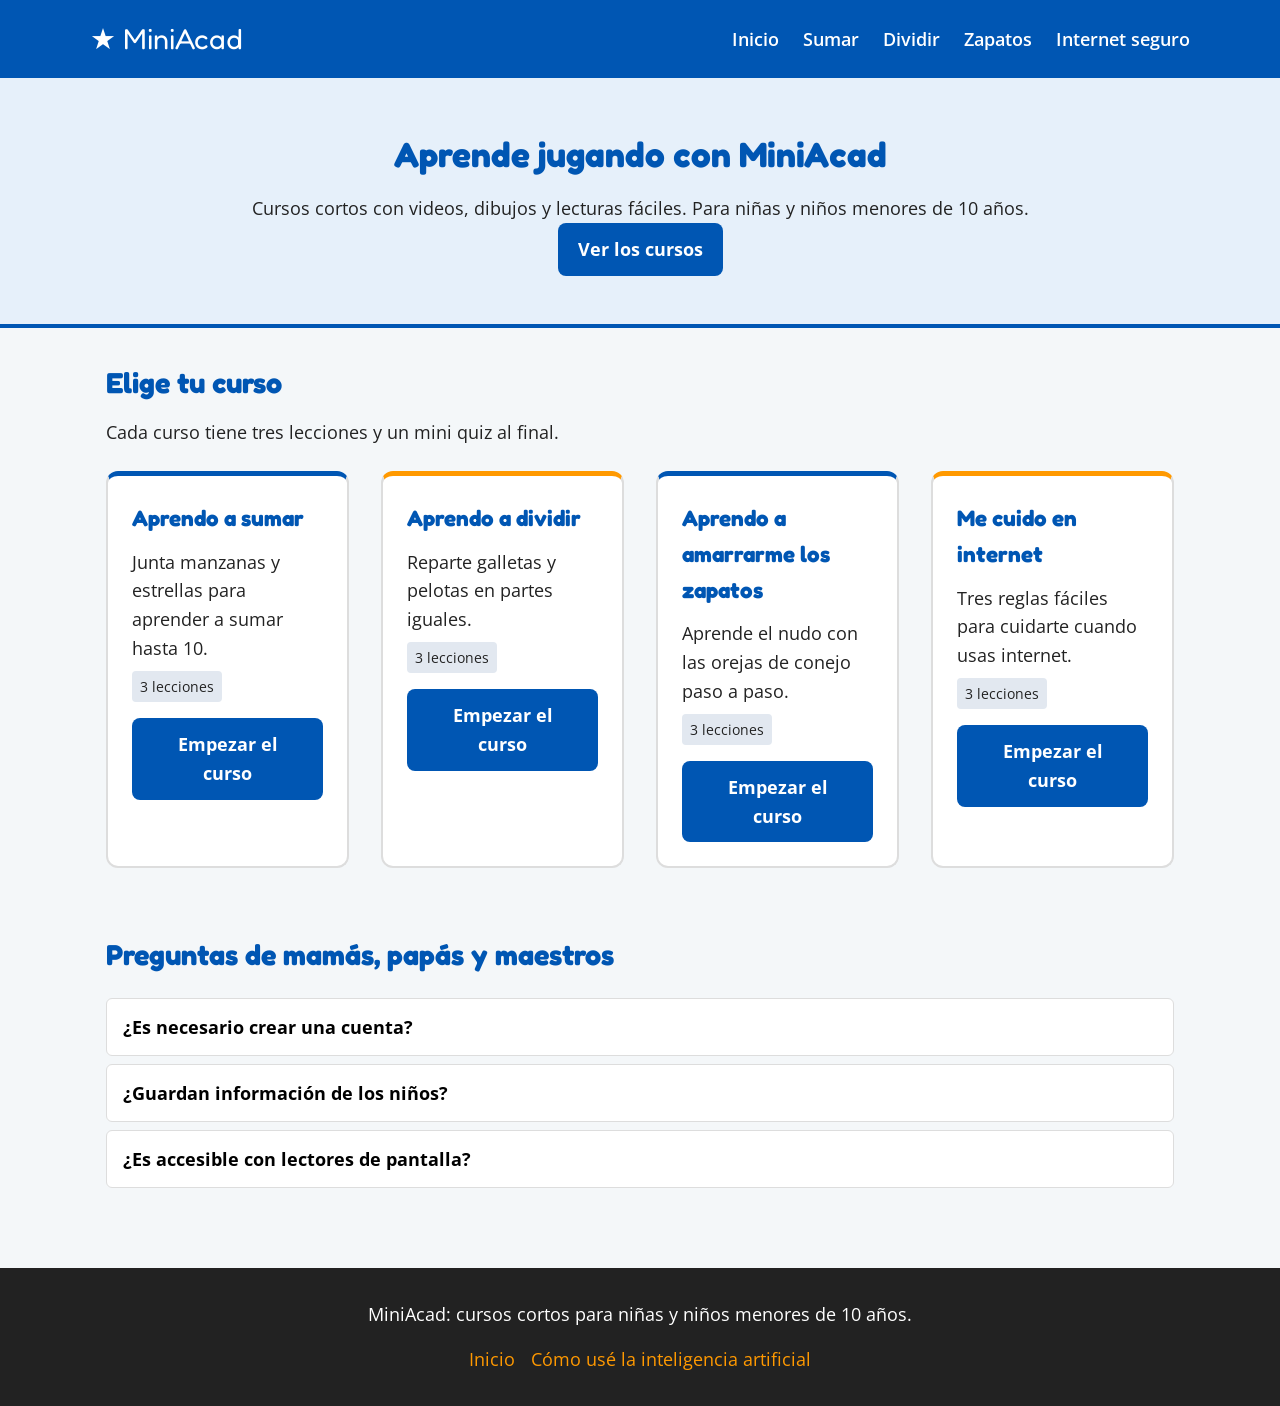
<file: index.html>
<!DOCTYPE html>
<html lang="es">
<head>
  <meta charset="UTF-8">
  <meta name="viewport" content="width=device-width, initial-scale=1.0">
  <title>MiniAcad - Cursos cortos para niños</title>
  <link rel="preconnect" href="https://fonts.googleapis.com">
  <link rel="preconnect" href="https://fonts.gstatic.com" crossorigin>
  <link href="https://fonts.googleapis.com/css2?family=Fredoka:wght@400;600&family=Open+Sans:wght@400;600&display=swap" rel="stylesheet">
  <link rel="stylesheet" href="css/estilos.css">
  <link rel="stylesheet" href="css/responsivo.css">
</head>
<body>

  <a href="#contenido" class="skip-link">Saltar al contenido principal</a>

  <header class="main-header">
    <div class="header-container">
      <a href="index.html" class="logo">
        <span aria-hidden="true">★</span> MiniAcad
      </a>
      <nav aria-label="Principal">
        <ul class="nav-links">
          <li><a href="index.html" aria-current="page">Inicio</a></li>
          <li><a href="cursos/sumar.html">Sumar</a></li>
          <li><a href="cursos/dividir.html">Dividir</a></li>
          <li><a href="cursos/zapatos.html">Zapatos</a></li>
          <li><a href="cursos/internet-seguro.html">Internet seguro</a></li>
        </ul>
      </nav>
    </div>
  </header>

  <main id="contenido">
    <section class="hero-section">
      <div class="hero-content">
        <h1>Aprende jugando con MiniAcad</h1>
        <p>Cursos cortos con videos, dibujos y lecturas fáciles. Para niñas y niños menores de 10 años.</p>
        <a href="#catalogo" class="btn-primary">Ver los cursos</a>
      </div>
    </section>

    <section id="catalogo" class="catalog-section">
      <div class="container">
        <h2>Elige tu curso</h2>
        <p class="section-desc">Cada curso tiene tres lecciones y un mini quiz al final.</p>
        
        <div class="courses-grid">
          <article class="course-card">
            <div class="card-body">
              <h3>Aprendo a sumar</h3>
              <p>Junta manzanas y estrellas para aprender a sumar hasta 10.</p>
              <span class="badge">3 lecciones</span>
              <a href="cursos/sumar.html" class="btn-card">Empezar el curso</a>
            </div>
          </article>

          <article class="course-card">
            <div class="card-body">
              <h3>Aprendo a dividir</h3>
              <p>Reparte galletas y pelotas en partes iguales.</p>
              <span class="badge">3 lecciones</span>
              <a href="cursos/dividir.html" class="btn-card">Empezar el curso</a>
            </div>
          </article>

          <article class="course-card">
            <div class="card-body">
              <h3>Aprendo a amarrarme los zapatos</h3>
              <p>Aprende el nudo con las orejas de conejo paso a paso.</p>
              <span class="badge">3 lecciones</span>
              <a href="cursos/zapatos.html" class="btn-card">Empezar el curso</a>
            </div>
          </article>

          <article class="course-card">
            <div class="card-body">
              <h3>Me cuido en internet</h3>
              <p>Tres reglas fáciles para cuidarte cuando usas internet.</p>
              <span class="badge">3 lecciones</span>
              <a href="cursos/internet-seguro.html" class="btn-card">Empezar el curso</a>
            </div>
          </article>
        </div>
      </div>
    </section>

    <section class="faq-section">
      <div class="container">
        <h2>Preguntas de mamás, papás y maestros</h2>
        <div class="accordion">
          <button class="accordion-trigger" aria-expanded="false" aria-controls="faq1">
            ¿Es necesario crear una cuenta?
          </button>
          <div id="faq1" class="accordion-panel" hidden>
            <p>No. MiniAcad no pide registro ni inicio de sesión.</p>
          </div>

          <button class="accordion-trigger" aria-expanded="false" aria-controls="faq2">
            ¿Guardan información de los niños?
          </button>
          <div id="faq2" class="accordion-panel" hidden>
            <p>No. El sitio no guarda datos. Cada visita empieza desde cero.</p>
          </div>

          <button class="accordion-trigger" aria-expanded="false" aria-controls="faq3">
            ¿Es accesible con lectores de pantalla?
          </button>
          <div id="faq3" class="accordion-panel" hidden>
            <p>Sí. El sitio está hecho para usarse con NVDA, JAWS, VoiceOver y TalkBack, y también solo con el teclado. Use la tecla Tab para moverse y Enter para abrir enlaces y botones.</p>
          </div>
        </div>
      </div>
    </section>
  </main>

  <footer class="main-footer">
    <div class="footer-container">
      <p>MiniAcad: cursos cortos para niñas y niños menores de 10 años.</p>
      <nav aria-label="Pie de página">
        <ul class="footer-links">
          <li><a href="index.html">Inicio</a></li>
          <li><a href="IA.html">Cómo usé la inteligencia artificial</a></li>
        </ul>
      </nav>
    </div>
  </footer>

  <script src="js/script.js"></script>
</body>
</html>
</file>
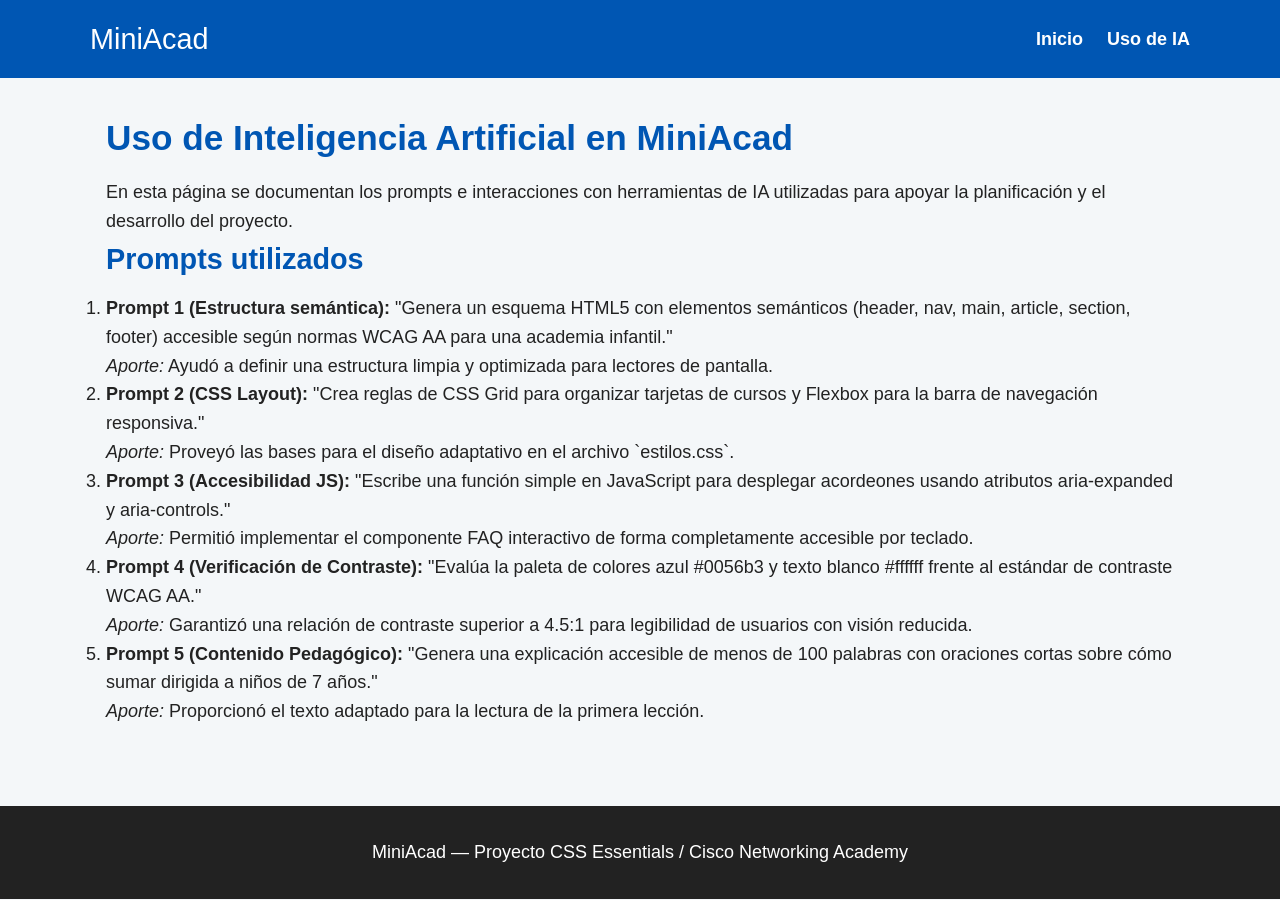
<file: IA.html>
<!DOCTYPE html>
<html lang="es">
<head>
  <meta charset="UTF-8">
  <meta name="viewport" content="width=device-width, initial-scale=1.0">
  <title>Uso de Inteligencia Artificial - MiniAcad</title>
  <link rel="stylesheet" href="css/estilos.css">
  <link rel="stylesheet" href="css/responsivo.css">
</head>
<body>

  <a href="#contenido" class="skip-link">Saltar al contenido principal</a>

  <header class="main-header">
    <div class="header-container">
      <a href="index.html" class="logo">MiniAcad</a>
      <nav aria-label="Principal">
        <ul class="nav-links">
          <li><a href="index.html">Inicio</a></li>
          <li><a href="IA.html" aria-current="page">Uso de IA</a></li>
        </ul>
      </nav>
    </div>
  </header>

  <main id="contenido" class="container">
    <h1>Uso de Inteligencia Artificial en MiniAcad</h1>
    <p>En esta página se documentan los prompts e interacciones con herramientas de IA utilizadas para apoyar la planificación y el desarrollo del proyecto.</p>

    <section class="prompt-section">
      <h2>Prompts utilizados</h2>
      <ol class="prompts-list">
        <li>
          <strong>Prompt 1 (Estructura semántica):</strong> "Genera un esquema HTML5 con elementos semánticos (header, nav, main, article, section, footer) accesible según normas WCAG AA para una academia infantil."
          <p><em>Aporte:</em> Ayudó a definir una estructura limpia y optimizada para lectores de pantalla.</p>
        </li>
        <li>
          <strong>Prompt 2 (CSS Layout):</strong> "Crea reglas de CSS Grid para organizar tarjetas de cursos y Flexbox para la barra de navegación responsiva."
          <p><em>Aporte:</em> Proveyó las bases para el diseño adaptativo en el archivo `estilos.css`.</p>
        </li>
        <li>
          <strong>Prompt 3 (Accesibilidad JS):</strong> "Escribe una función simple en JavaScript para desplegar acordeones usando atributos aria-expanded y aria-controls."
          <p><em>Aporte:</em> Permitió implementar el componente FAQ interactivo de forma completamente accesible por teclado.</p>
        </li>
        <li>
          <strong>Prompt 4 (Verificación de Contraste):</strong> "Evalúa la paleta de colores azul #0056b3 y texto blanco #ffffff frente al estándar de contraste WCAG AA."
          <p><em>Aporte:</em> Garantizó una relación de contraste superior a 4.5:1 para legibilidad de usuarios con visión reducida.</p>
        </li>
        <li>
          <strong>Prompt 5 (Contenido Pedagógico):</strong> "Genera una explicación accesible de menos de 100 palabras con oraciones cortas sobre cómo sumar dirigida a niños de 7 años."
          <p><em>Aporte:</em> Proporcionó el texto adaptado para la lectura de la primera lección.</p>
        </li>
      </ol>
    </section>
  </main>

  <footer class="main-footer">
    <p>MiniAcad — Proyecto CSS Essentials / Cisco Networking Academy</p>
  </footer>

</body>
</html>
</file>
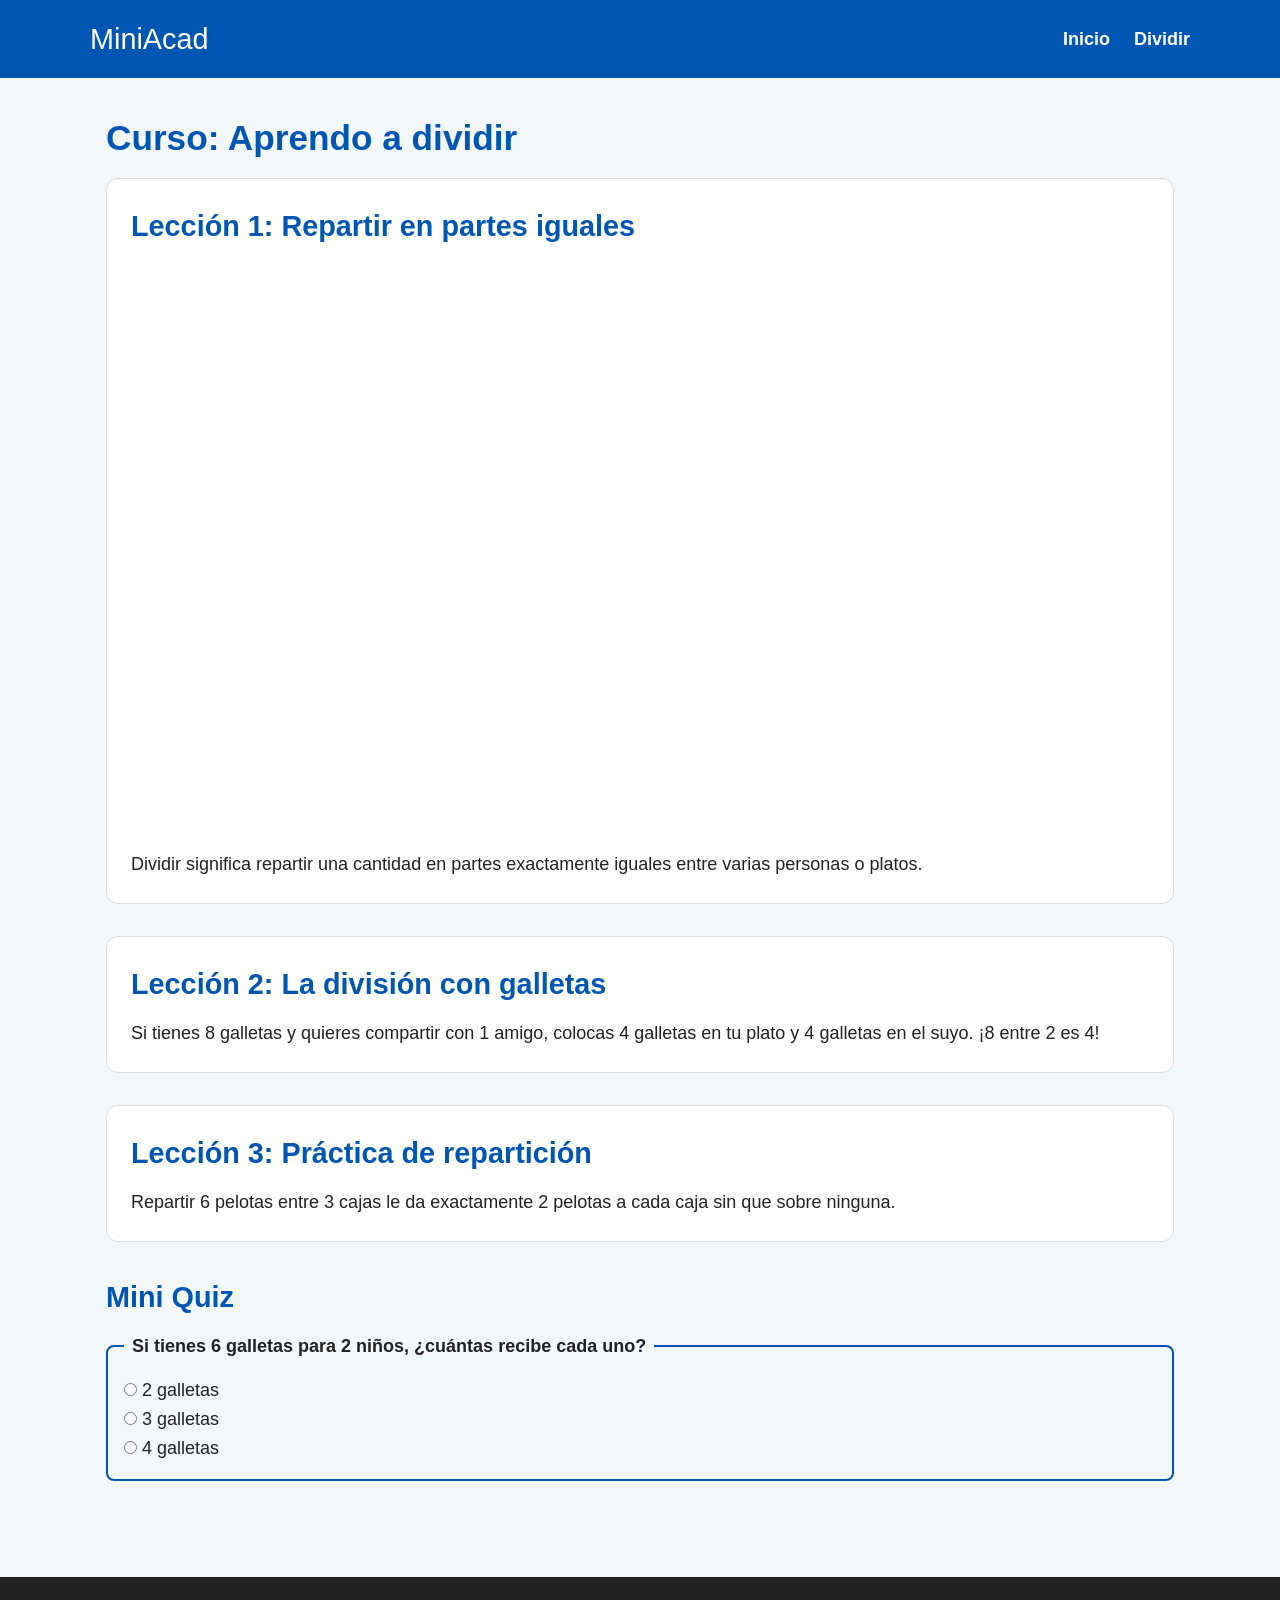
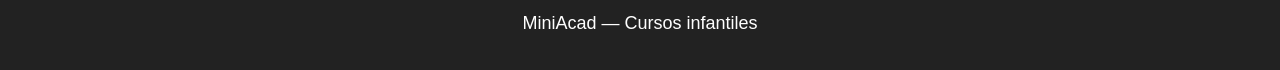
<file: cursos/dividir.html>
<!DOCTYPE html>
<html lang="es">
<head>
  <meta charset="UTF-8">
  <meta name="viewport" content="width=device-width, initial-scale=1.0">
  <title>Aprendo a dividir - MiniAcad</title>
  <link rel="stylesheet" href="../css/estilos.css">
  <link rel="stylesheet" href="../css/responsivo.css">
</head>
<body>

  <a href="#contenido" class="skip-link">Saltar al contenido principal</a>

  <header class="main-header">
    <div class="header-container">
      <a href="../index.html" class="logo">MiniAcad</a>
      <nav aria-label="Principal">
        <ul class="nav-links">
          <li><a href="../index.html">Inicio</a></li>
          <li><a href="dividir.html" aria-current="page">Dividir</a></li>
        </ul>
      </nav>
    </div>
  </header>

  <main id="contenido" class="container">
    <h1>Curso: Aprendo a dividir</h1>

    <article class="lesson">
      <h2>Lección 1: Repartir en partes iguales</h2>
      <div class="video-container">
        <iframe src="https://www.youtube.com/embed/PCRCrdJbaCM" title="Video explicativo sobre repartir en partes iguales" allowfullscreen></iframe>
      </div>
      <p>Dividir significa repartir una cantidad en partes exactamente iguales entre varias personas o platos.</p>
    </article>

    <article class="lesson">
      <h2>Lección 2: La división con galletas</h2>
      <p>Si tienes 8 galletas y quieres compartir con 1 amigo, colocas 4 galletas en tu plato y 4 galletas en el suyo. ¡8 entre 2 es 4!</p>
    </article>

    <article class="lesson">
      <h2>Lección 3: Práctica de repartición</h2>
      <p>Repartir 6 pelotas entre 3 cajas le da exactamente 2 pelotas a cada caja sin que sobre ninguna.</p>
    </article>

    <section class="quiz-section">
      <h2>Mini Quiz</h2>
      <fieldset>
        <legend>Si tienes 6 galletas para 2 niños, ¿cuántas recibe cada uno?</legend>
        <label><input type="radio" name="q2" value="2"> 2 galletas</label><br>
        <label><input type="radio" name="q2" value="3" data-correct="true"> 3 galletas</label><br>
        <label><input type="radio" name="q2" value="4"> 4 galletas</label>
      </fieldset>
      <div id="quiz-result" aria-live="polite"></div>
    </section>
  </main>

  <footer class="main-footer">
    <p>MiniAcad — Cursos infantiles</p>
  </footer>

  <script src="../js/script.js"></script>
</body>
</html>
</file>
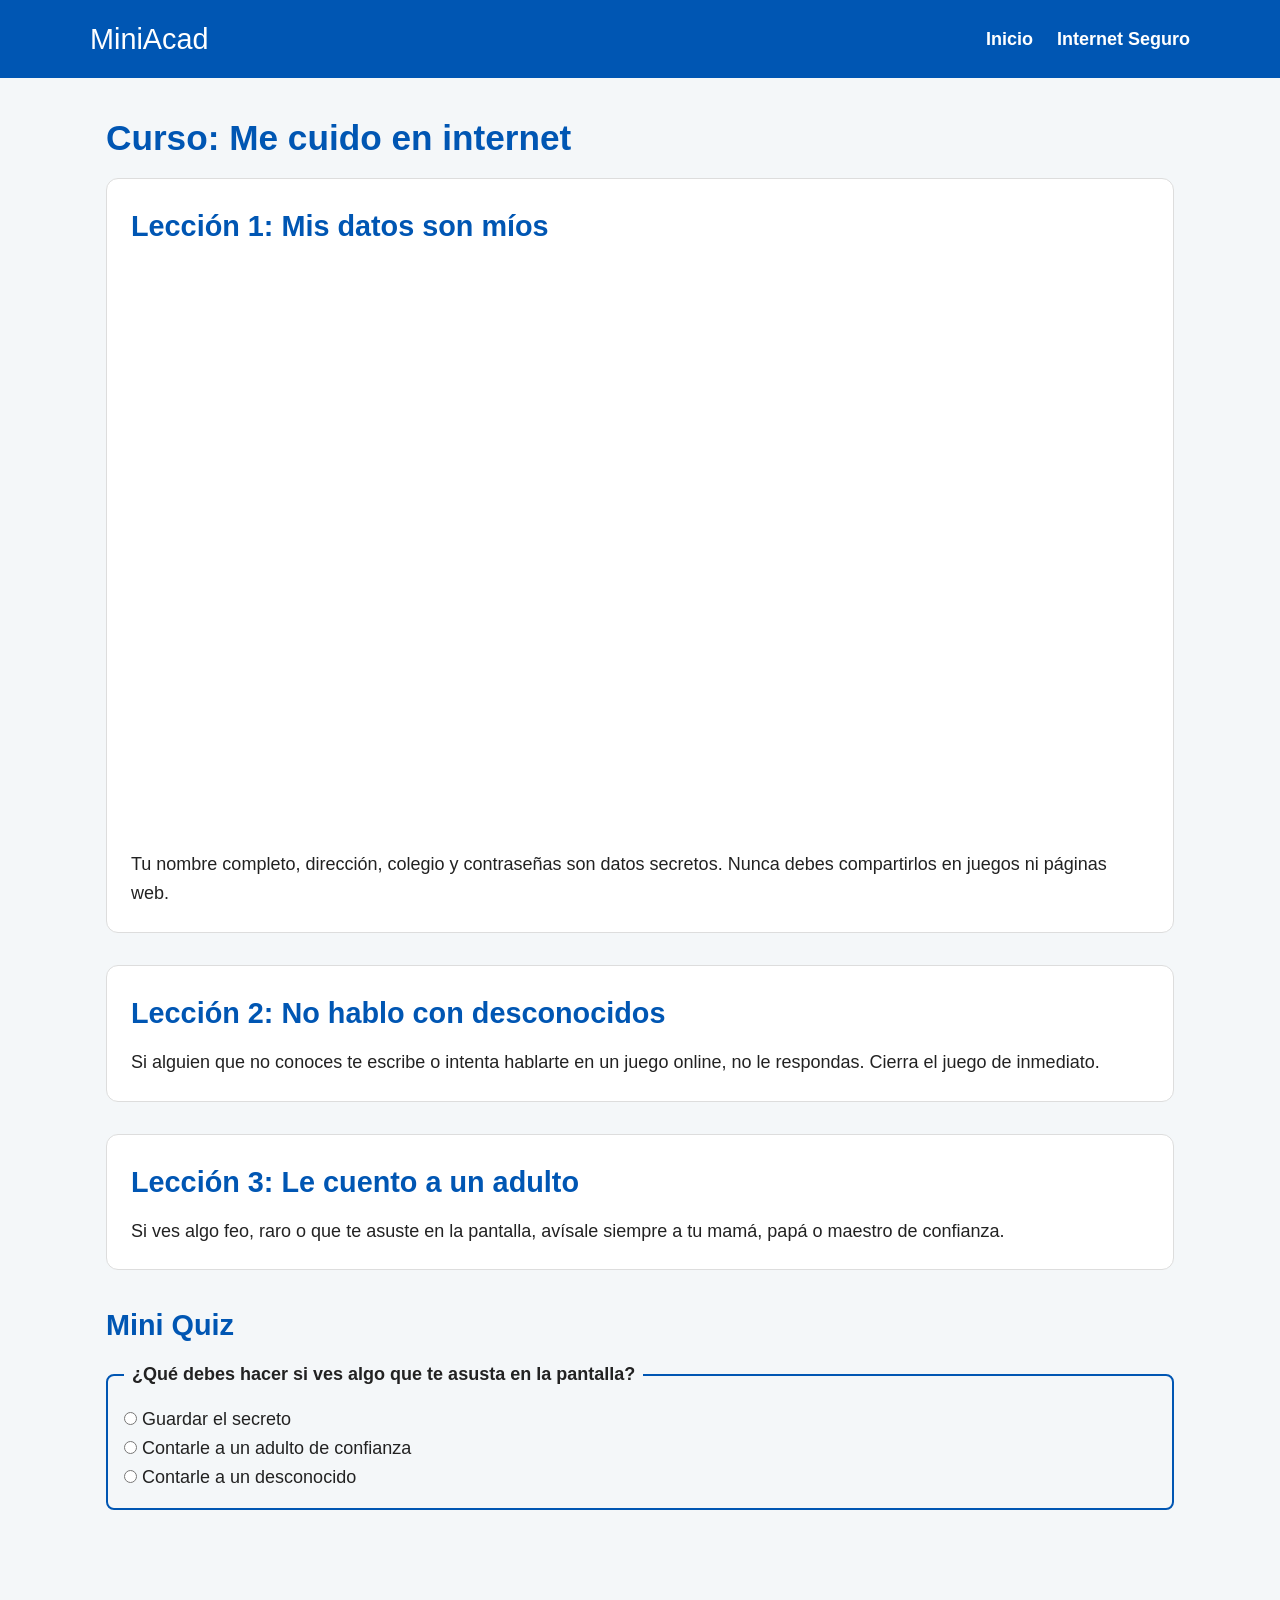
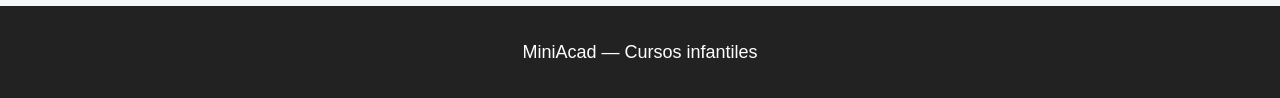
<file: cursos/internet-seguro.html>
<!DOCTYPE html>
<html lang="es">
<head>
  <meta charset="UTF-8">
  <meta name="viewport" content="width=device-width, initial-scale=1.0">
  <title>Me cuido en internet - MiniAcad</title>
  <link rel="stylesheet" href="../css/estilos.css">
  <link rel="stylesheet" href="../css/responsivo.css">
</head>
<body>

  <a href="#contenido" class="skip-link">Saltar al contenido principal</a>

  <header class="main-header">
    <div class="header-container">
      <a href="../index.html" class="logo">MiniAcad</a>
      <nav aria-label="Principal">
        <ul class="nav-links">
          <li><a href="../index.html">Inicio</a></li>
          <li><a href="internet-seguro.html" aria-current="page">Internet Seguro</a></li>
        </ul>
      </nav>
    </div>
  </header>

  <main id="contenido" class="container">
    <h1>Curso: Me cuido en internet</h1>

    <article class="lesson">
      <h2>Lección 1: Mis datos son míos</h2>
      <div class="video-container">
        <iframe src="https://www.youtube.com/embed/tBObvkx_nOg" title="Video sobre seguridad en internet para niños" allowfullscreen></iframe>
      </div>
      <p>Tu nombre completo, dirección, colegio y contraseñas son datos secretos. Nunca debes compartirlos en juegos ni páginas web.</p>
    </article>

    <article class="lesson">
      <h2>Lección 2: No hablo con desconocidos</h2>
      <p>Si alguien que no conoces te escribe o intenta hablarte en un juego online, no le respondas. Cierra el juego de inmediato.</p>
    </article>

    <article class="lesson">
      <h2>Lección 3: Le cuento a un adulto</h2>
      <p>Si ves algo feo, raro o que te asuste en la pantalla, avísale siempre a tu mamá, papá o maestro de confianza.</p>
    </article>

    <section class="quiz-section">
      <h2>Mini Quiz</h2>
      <fieldset>
        <legend>¿Qué debes hacer si ves algo que te asusta en la pantalla?</legend>
        <label><input type="radio" name="q4" value="callar"> Guardar el secreto</label><br>
        <label><input type="radio" name="q4" value="adulto" data-correct="true"> Contarle a un adulto de confianza</label><br>
        <label><input type="radio" name="q4" value="desconocido"> Contarle a un desconocido</label>
      </fieldset>
      <div id="quiz-result" aria-live="polite"></div>
    </section>
  </main>

  <footer class="main-footer">
    <p>MiniAcad — Cursos infantiles</p>
  </footer>

  <script src="../js/script.js"></script>
</body>
</html>
</file>
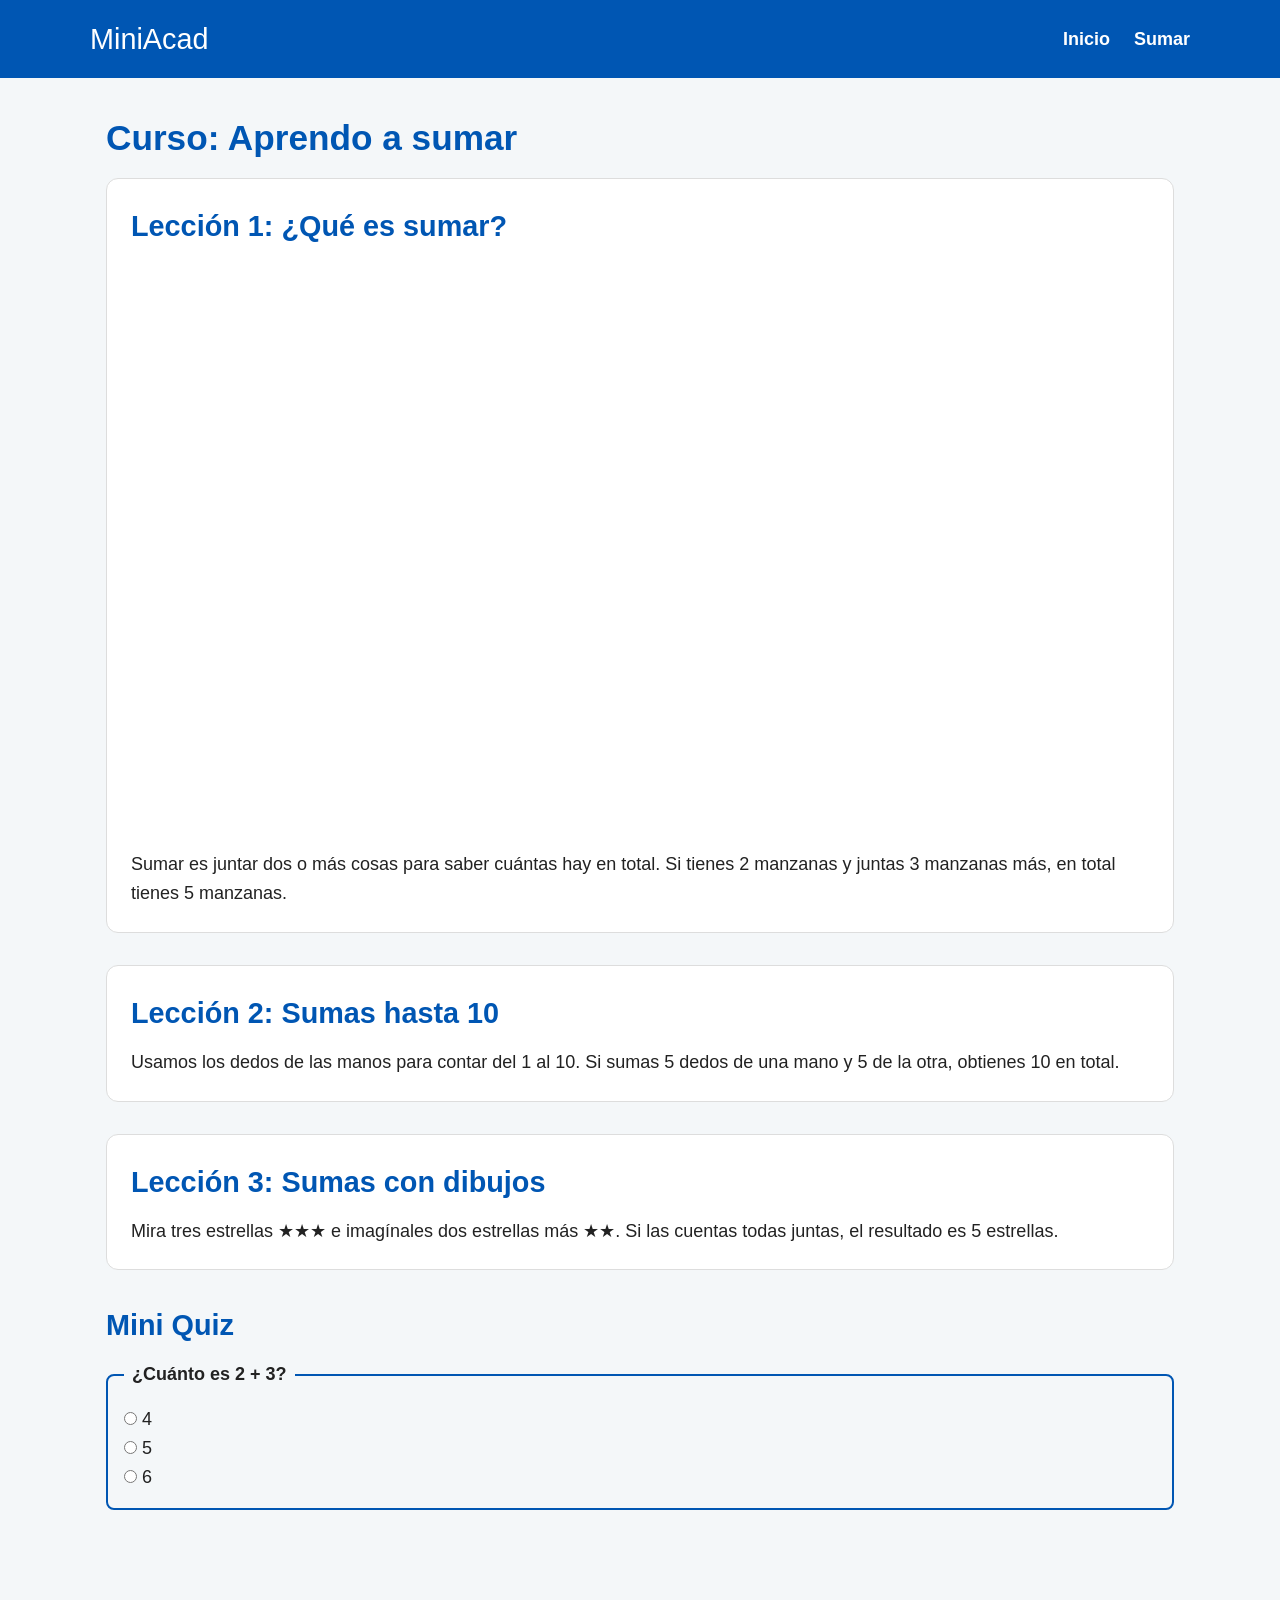
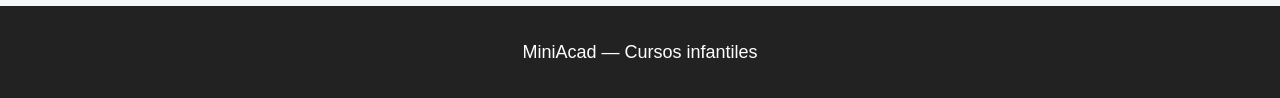
<file: cursos/sumar.html>
<!DOCTYPE html>
<html lang="es">
<head>
  <meta charset="UTF-8">
  <meta name="viewport" content="width=device-width, initial-scale=1.0">
  <title>Aprendo a sumar - MiniAcad</title>
  <link rel="stylesheet" href="../css/estilos.css">
  <link rel="stylesheet" href="../css/responsivo.css">
</head>
<body>

  <a href="#contenido" class="skip-link">Saltar al contenido principal</a>

  <header class="main-header">
    <div class="header-container">
      <a href="../index.html" class="logo">MiniAcad</a>
      <nav aria-label="Principal">
        <ul class="nav-links">
          <li><a href="../index.html">Inicio</a></li>
          <li><a href="sumar.html" aria-current="page">Sumar</a></li>
        </ul>
      </nav>
    </div>
  </header>

  <main id="contenido" class="container">
    <h1>Curso: Aprendo a sumar</h1>

    <article class="lesson">
      <h2>Lección 1: ¿Qué es sumar?</h2>
      <div class="video-container">
        <iframe src="https://www.youtube.com/embed/eLoJWiucZJE" title="Video explicativo sobre qué es sumar" allowfullscreen></iframe>
      </div>
      <p>Sumar es juntar dos o más cosas para saber cuántas hay en total. Si tienes 2 manzanas y juntas 3 manzanas más, en total tienes 5 manzanas.</p>
    </article>

    <article class="lesson">
      <h2>Lección 2: Sumas hasta 10</h2>
      <p>Usamos los dedos de las manos para contar del 1 al 10. Si sumas 5 dedos de una mano y 5 de la otra, obtienes 10 en total.</p>
    </article>

    <article class="lesson">
      <h2>Lección 3: Sumas con dibujos</h2>
      <p>Mira tres estrellas ★★★ e imagínales dos estrellas más ★★. Si las cuentas todas juntas, el resultado es 5 estrellas.</p>
    </article>

    <section class="quiz-section">
      <h2>Mini Quiz</h2>
      <fieldset>
        <legend>¿Cuánto es 2 + 3?</legend>
        <label><input type="radio" name="q1" value="4"> 4</label><br>
        <label><input type="radio" name="q1" value="5" data-correct="true"> 5</label><br>
        <label><input type="radio" name="q1" value="6"> 6</label>
      </fieldset>
      <div id="quiz-result" aria-live="polite"></div>
    </section>
  </main>

  <footer class="main-footer">
    <p>MiniAcad — Cursos infantiles</p>
  </footer>

  <script src="../js/script.js"></script>
</body>
</html>
</file>
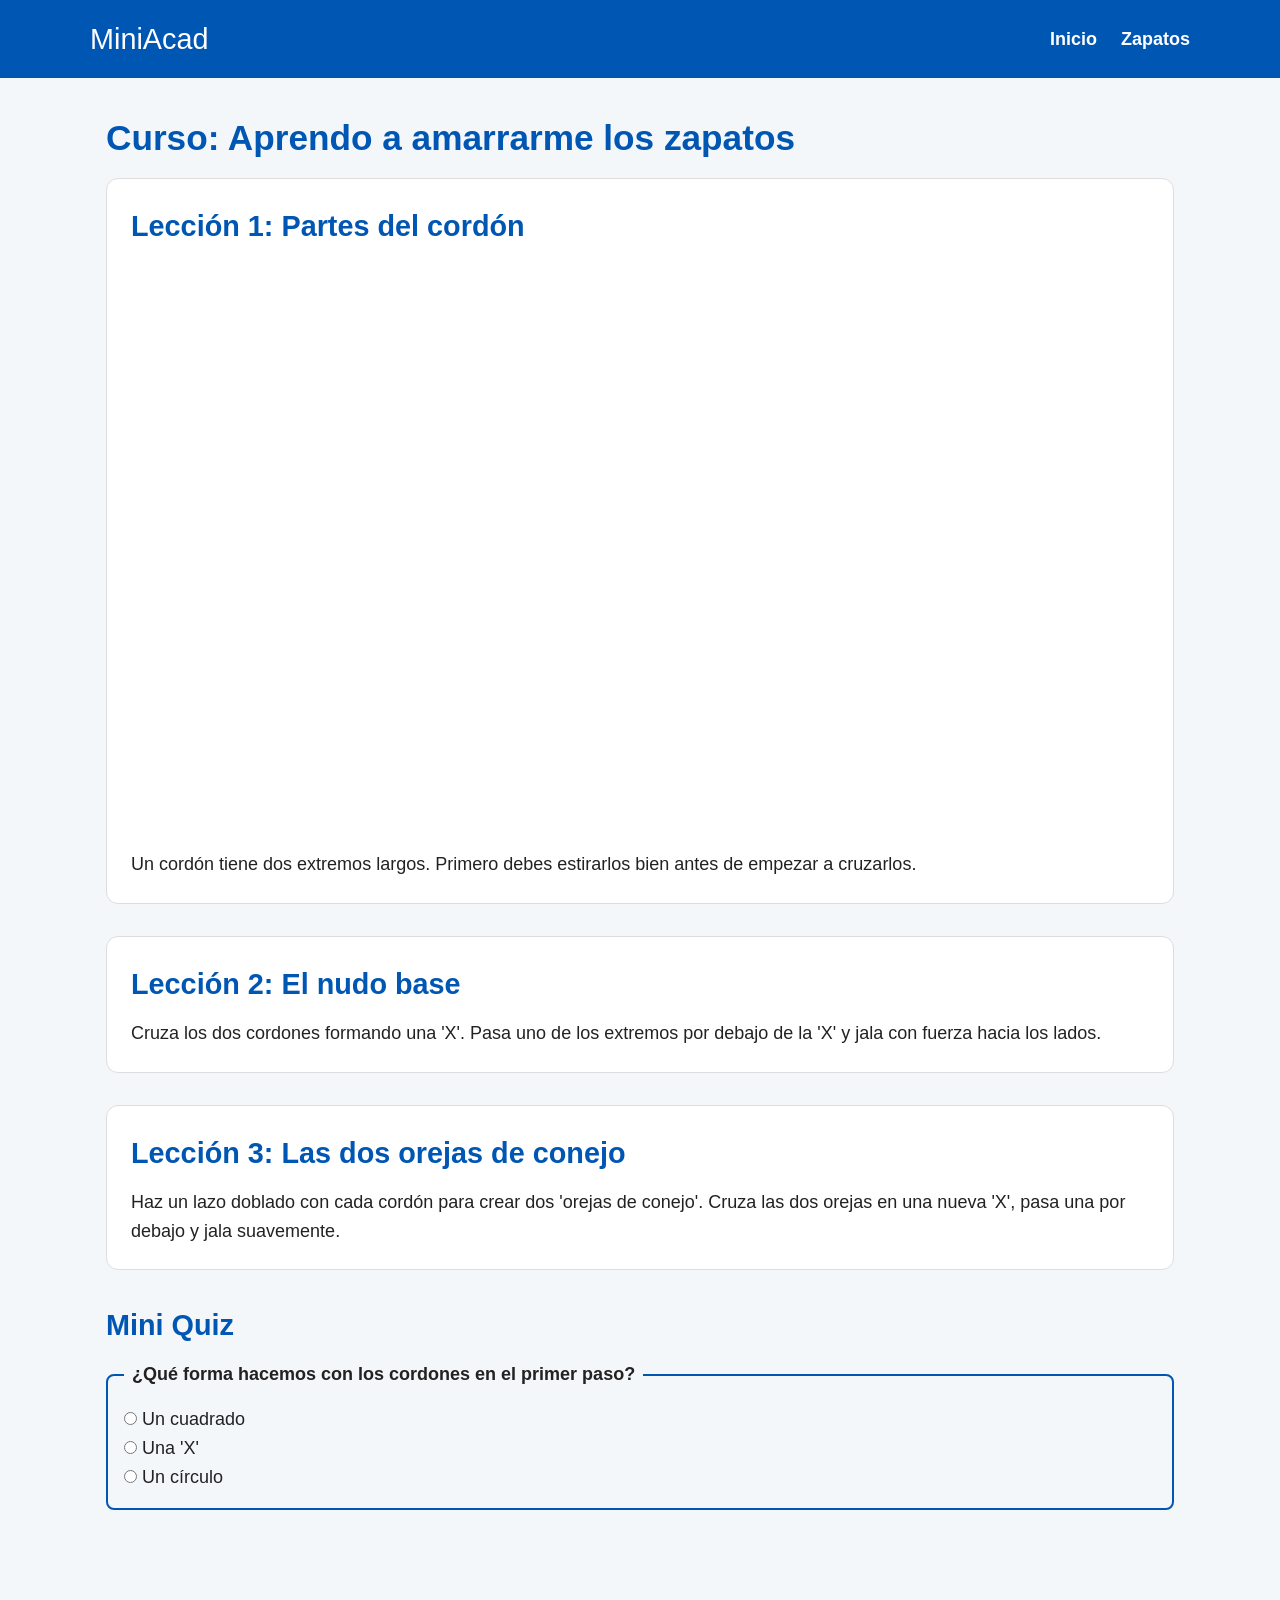
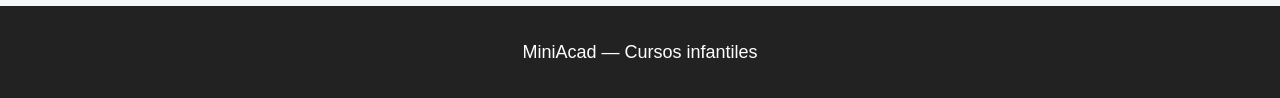
<file: cursos/zapatos.html>
<!DOCTYPE html>
<html lang="es">
<head>
  <meta charset="UTF-8">
  <meta name="viewport" content="width=device-width, initial-scale=1.0">
  <title>Aprendo a amarrarme los zapatos - MiniAcad</title>
  <link rel="stylesheet" href="../css/estilos.css">
  <link rel="stylesheet" href="../css/responsivo.css">
</head>
<body>

  <a href="#contenido" class="skip-link">Saltar al contenido principal</a>

  <header class="main-header">
    <div class="header-container">
      <a href="../index.html" class="logo">MiniAcad</a>
      <nav aria-label="Principal">
        <ul class="nav-links">
          <li><a href="../index.html">Inicio</a></li>
          <li><a href="zapatos.html" aria-current="page">Zapatos</a></li>
        </ul>
      </nav>
    </div>
  </header>

  <main id="contenido" class="container">
    <h1>Curso: Aprendo a amarrarme los zapatos</h1>

    <article class="lesson">
      <h2>Lección 1: Partes del cordón</h2>
      <div class="video-container">
        <iframe src="https://www.youtube.com/embed/580MVSGfhYM" title="Video de cómo atar cordones" allowfullscreen></iframe>
      </div>
      <p>Un cordón tiene dos extremos largos. Primero debes estirarlos bien antes de empezar a cruzarlos.</p>
    </article>

    <article class="lesson">
      <h2>Lección 2: El nudo base</h2>
      <p>Cruza los dos cordones formando una 'X'. Pasa uno de los extremos por debajo de la 'X' y jala con fuerza hacia los lados.</p>
    </article>

    <article class="lesson">
      <h2>Lección 3: Las dos orejas de conejo</h2>
      <p>Haz un lazo doblado con cada cordón para crear dos 'orejas de conejo'. Cruza las dos orejas en una nueva 'X', pasa una por debajo y jala suavemente.</p>
    </article>

    <section class="quiz-section">
      <h2>Mini Quiz</h2>
      <fieldset>
        <legend>¿Qué forma hacemos con los cordones en el primer paso?</legend>
        <label><input type="radio" name="q3" value="cuadrado"> Un cuadrado</label><br>
        <label><input type="radio" name="q3" value="x" data-correct="true"> Una 'X'</label><br>
        <label><input type="radio" name="q3" value="circulo"> Un círculo</label>
      </fieldset>
      <div id="quiz-result" aria-live="polite"></div>
    </section>
  </main>

  <footer class="main-footer">
    <p>MiniAcad — Cursos infantiles</p>
  </footer>

  <script src="../js/script.js"></script>
</body>
</html>
</file>
<file: css/estilos.css>
/* ==========================================
   1. VARIABLES CSS EN :root
   ========================================== */
:root {
  --primary-color: #0056b3;
  --secondary-color: #ff9900;
  --bg-color: #f4f7f9;
  --text-color: #222222;
  --white: #ffffff;
  --border-color: #dddddd;
  --font-heading: 'Fredoka', cursive, sans-serif;
  --font-body: 'Open Sans', sans-serif;
  --border-radius: 12px;
}

/* ==========================================
   2. REGLAS GENERALES Y MODELO DE CAJA
   ========================================== */
*, *::before, *::after {
  box-sizing: border-box;
  margin: 0;
  padding: 0;
}

body {
  font-family: var(--font-body);
  font-size: 1.125rem; /* 18px */
  line-height: 1.6;
  background-color: var(--bg-color);
  color: var(--text-color);
}

h1, h2, h3 {
  font-family: var(--font-heading);
  color: var(--primary-color);
  margin-bottom: 0.75rem;
}

h1 { font-size: 2.2rem; }
h2 { font-size: 1.8rem; }
h3 { font-size: 1.4rem; }

/* Enlace de salto visible al recibir foco */
.skip-link {
  position: absolute;
  top: -100px;
  left: 10px;
  background: var(--secondary-color);
  color: #000000;
  padding: 10px 15px;
  z-index: 100;
  font-weight: bold;
  text-decoration: none;
  border-radius: 4px;
}

.skip-link:focus-visible {
  top: 10px;
}

/* Foco visible obligatorio */
:focus-visible {
  outline: 4px solid var(--secondary-color);
  outline-offset: 3px;
}

/* ==========================================
   3. FLEXBOX EN ENCABEZADO Y NAVEGACIÓN
   ========================================== */
.main-header {
  background-color: var(--primary-color);
  color: var(--white);
  padding: 1rem 2rem;
}

.header-container {
  display: flex;
  justify-content: space-between;
  align-items: center;
  max-width: 1100px;
  margin: 0 auto;
}

.logo {
  color: var(--white);
  font-size: 1.8rem;
  font-family: var(--font-heading);
  text-decoration: none;
}

.nav-links {
  display: flex;
  list-style: none;
  gap: 1.5rem;
}

.nav-links a {
  color: var(--white);
  text-decoration: none;
  font-weight: 600;
  transition: color 0.3s ease;
}

.nav-links a:hover,
.nav-links a:focus {
  color: var(--secondary-color);
}

/* ==========================================
   4. ESTRUCTURA GENERAL Y CSS GRID
   ========================================== */
.container {
  max-width: 1100px;
  margin: 0 auto;
  padding: 2rem 1rem;
}

.hero-section {
  background-color: #e6f0fa;
  padding: 3rem 1rem;
  text-align: center;
  border-bottom: 4px solid var(--primary-color);
}

.courses-grid {
  display: grid;
  grid-template-columns: repeat(auto-fit, minmax(240px, 1fr));
  gap: 2rem;
  margin-top: 1.5rem;
}

.course-card {
  background: var(--white);
  border-radius: var(--border-radius);
  padding: 1.5rem;
  border: 2px solid var(--border-color);
  display: flex;
  flex-direction: column;
  justify-content: space-between;
  transition: transform 0.3s ease, box-shadow 0.3s ease;
}

.course-card:hover {
  transform: translateY(-5px);
  box-shadow: 0 8px 16px rgba(0, 0, 0, 0.1);
}

.course-card:nth-child(even) {
  border-top: 5px solid var(--secondary-color);
}

.course-card:nth-child(odd) {
  border-top: 5px solid var(--primary-color);
}

.badge {
  display: inline-block;
  background: #e2e8f0;
  padding: 0.25rem 0.5rem;
  border-radius: 4px;
  font-size: 0.9rem;
  margin: 0.5rem 0 1rem 0;
}

/* ==========================================
   5. BOTONES Y ACORDEÓN
   ========================================== */
.btn-primary, .btn-card {
  display: inline-block;
  background-color: var(--primary-color);
  color: var(--white);
  padding: 0.75rem 1.25rem;
  text-decoration: none;
  border-radius: 8px;
  font-weight: bold;
  border: none;
  cursor: pointer;
  text-align: center;
  transition: background-color 0.2s ease;
}

.btn-primary:hover, .btn-card:hover,
.btn-primary:focus, .btn-card:focus {
  background-color: #003d80;
}

.accordion-trigger {
  width: 100%;
  text-align: left;
  padding: 1rem;
  background: var(--white);
  border: 1px solid var(--border-color);
  font-size: 1.1rem;
  font-weight: bold;
  cursor: pointer;
  margin-top: 0.5rem;
  border-radius: 6px;
  font-family: var(--font-body);
}

.accordion-panel {
  background: #ffffff;
  padding: 1rem;
  border: 1px solid var(--border-color);
  border-top: none;
  border-bottom-left-radius: 6px;
  border-bottom-right-radius: 6px;
}

/* ==========================================
   6. CONTENIDO DE LECCIONES Y QUIZ
   ========================================== */
.lesson {
  background: var(--white);
  padding: 1.5rem;
  border-radius: var(--border-radius);
  margin-bottom: 2rem;
  border: 1px solid var(--border-color);
}

.video-container {
  position: relative;
  padding-bottom: 56.25%;
  height: 0;
  overflow: hidden;
  margin-bottom: 1rem;
}

.video-container iframe {
  position: absolute;
  top: 0;
  left: 0;
  width: 100%;
  height: 100%;
  border: 0;
}

.quiz-section fieldset {
  border: 2px solid var(--primary-color);
  padding: 1rem;
  border-radius: 8px;
  margin-bottom: 1rem;
}

.quiz-section legend {
  font-weight: bold;
  padding: 0 0.5rem;
}

/* ==========================================
   7. PIE DE PÁGINA
   ========================================== */
.main-footer {
  background-color: #222222;
  color: var(--white);
  text-align: center;
  padding: 2rem 1rem;
  margin-top: 3rem;
}

.footer-links {
  display: flex;
  justify-content: center;
  gap: 1rem;
  list-style: none;
  margin-top: 1rem;
}

.footer-links a {
  color: var(--secondary-color);
  text-decoration: none;
}
</file>
<file: css/responsivo.css>
/* Media Query para pantallas pequeñas y medianas (<= 768px) */
@media (max-width: 768px) {
  .header-container {
    flex-direction: column;
    gap: 1rem;
    text-align: center;
  }

  .nav-links {
    flex-wrap: wrap;
    justify-content: center;
    gap: 1rem;
  }

  body {
    font-size: 1rem; /* 16px */
  }

  h1 { font-size: 1.8rem; }
  h2 { font-size: 1.5rem; }
}

/* Media Query para celulares (<= 480px) */
@media (max-width: 480px) {
  .hero-section {
    padding: 1.5rem 0.5rem;
  }

  .courses-grid {
    grid-template-columns: 1fr;
  }

  .btn-primary, .btn-card {
    width: 100%;
  }
}

/* Desactivar animaciones si el usuario prefiere movimiento reducido */
@media (prefers-reduced-motion: reduce) {
  *, *::before, *::after {
    animation: none !important;
    transition: none !important;
  }
}
</file>
